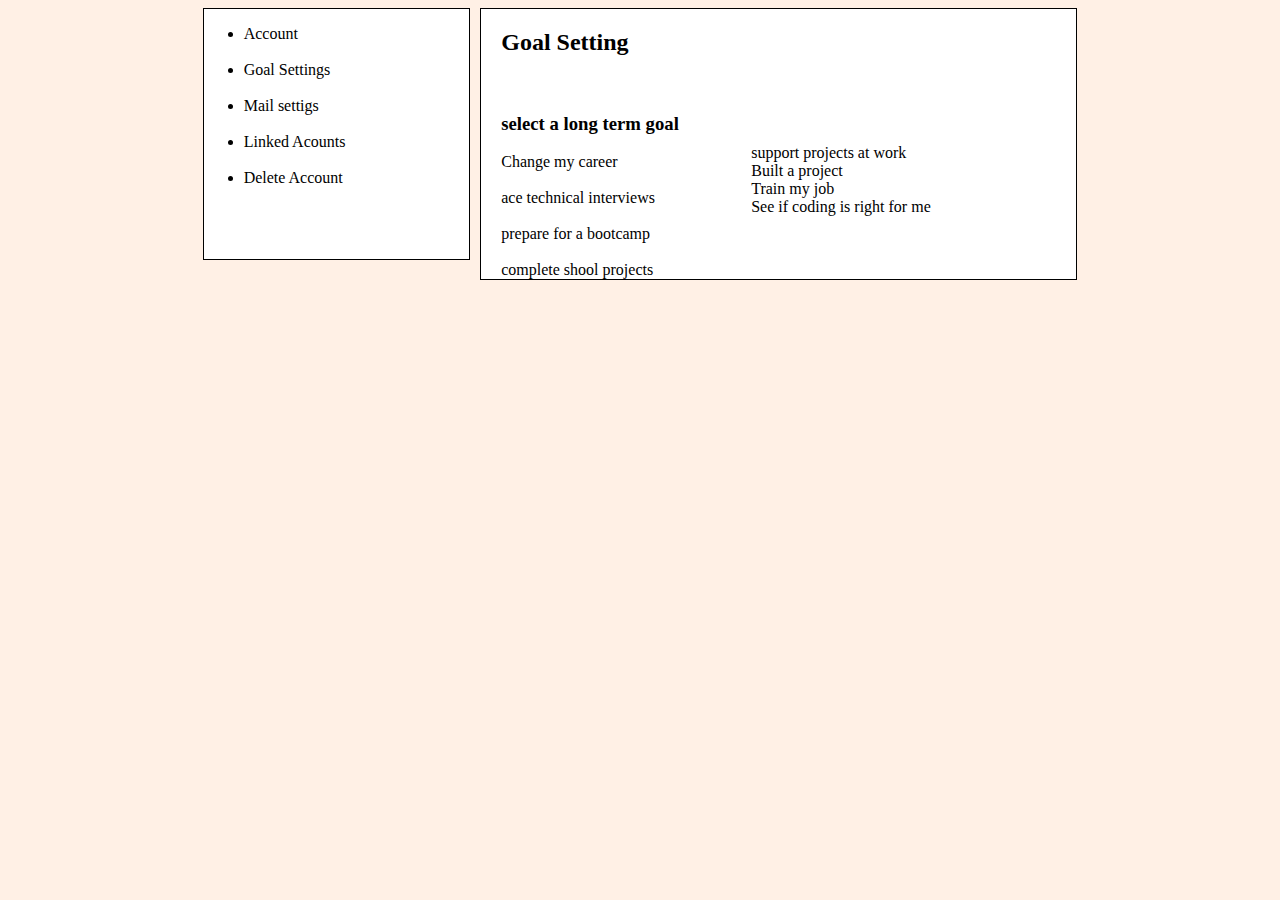
<file: codecanyon-web-tryphaine/codecanyon-web-tryphaine/index.html>
<!DOCTYPE html>
<html lang="en">
<head>
    <meta charset="UTF-8">
    <meta http-equiv="X-UA-Compatible" content="IE=edge">
    <meta name="viewport" content="width=device-width, initial-scale=1.0">
    <link rel="stylesheet" href="style.css">
    <title>Document</title>
</head>
<body>
    <div class="parent">
        <div class="enfant1">
            <ul>
                <li>Account</li><br>
                <li><span>Goal Settings</span></li><br>
                <li>Mail settigs</li><br>
                <li>Linked Acounts</li><br>
                <li>Delete Account</li><br>
            </ul>
        </div>
        <div class="enfant2">
            <div class="petit-enfant1"> <h2>Goal Setting </h2><br>
                <h3>select a long term goal</h3>
                <div class="circle"></div>
                <span>Change my career</span><br><br>
                <div class="circle"></div>
                <span>ace technical interviews</span><br><br>
                <div class="circle"></div>
                <span>prepare for a bootcamp</span><br><br>
                <div class="circle"></div>
                <span>complete shool projects</span>
            </div>
            <div class="petit-enfant2">
                <div class="circle"></div>
                <span>support projects at work</span><br>
                <div class="circle"></div>
                <span>Built a project</span>
                <div class="circle"></div>
                <span>Train my job</span>
                <div class="circle"></div>
                <span>See if coding is right for me</span>
            </div>
        </div>
        

    </div>
    
    
</body>
</html>
</file>
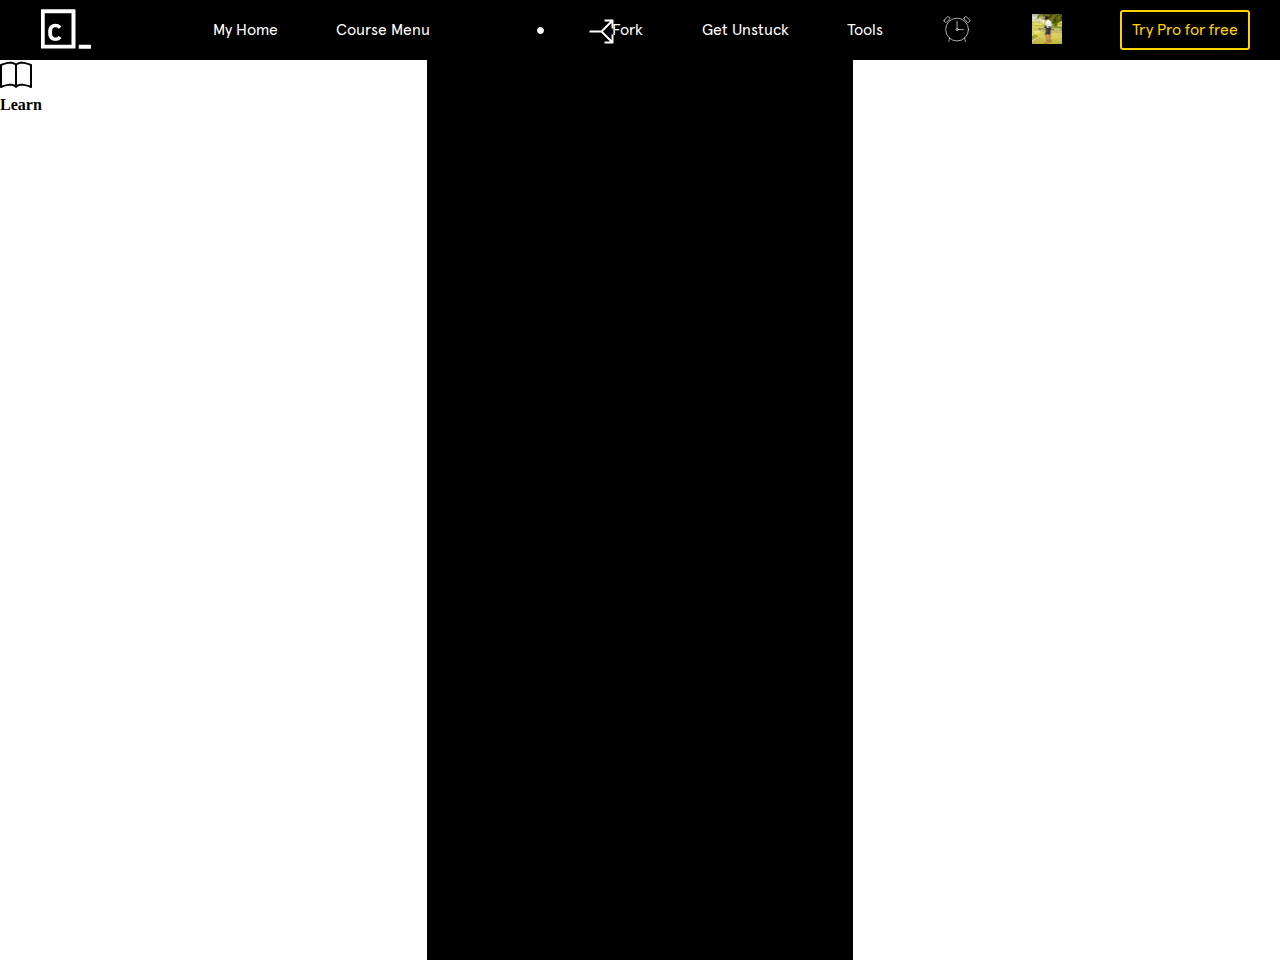
<file: codecanyon-web-back_office_web/codecanyon-web-back_office_web/resume-learning.html>
<!DOCTYPE html>
<html lang="en">
<head>
    <meta charset="UTF-8">
    <meta http-equiv="X-UA-Compatible" content="IE=edge">
    <meta name="viewport" content="width=device-width, initial-scale=1.0">
    <link rel="stylesheet" href="resume-learning.css">
    <title>Resume Learning</title>
</head>
<body>
    <nav>
        <!-- <div class="nav-container"> -->
            <img src="./code-logo.png" alt="">
            <div class="row"></div>
            <div class="home">My Home</div>
            <div class="course-menu"> Course Menu</div>
        <!--</div> -->
        <!-- <div class="nav-container2"> -->
            <div class="dash"></div>
            <div class="f_icon"><svg xmlns="http://www.w3.org/2000/svg" xmlns:xlink="http://www.w3.org/1999/xlink" aria-hidden="true" role="img" class="iconify iconify--carbon" width="32" height="32" preserveAspectRatio="xMidYMid meet" viewBox="0 0 32 32"><path fill="currentColor" d="M6 13V7.414l9 9V28h2V16.414l9-9V13h2V4h-9v2h5.586L16 14.586L7.414 6H13V4H4v9h2z"></path></svg></div>
            <div class="fork">Fork</div>
            <div class="get_unstuck">Get Unstuck</div>
            <div class="tools">Tools</div>
            <div class='clock'><svg xmlns="http://www.w3.org/2000/svg" xmlns:xlink="http://www.w3.org/1999/xlink" aria-hidden="true" role="img" class="iconify iconify--arcticons" width="32" height="32" preserveAspectRatio="xMidYMid meet" viewBox="0 0 48 48"><rect width="9.25" height="4.62" x="4.41" y="7.52" fill="none" stroke="currentColor" stroke-linecap="round" stroke-linejoin="round" rx=".92" transform="rotate(-44.72 9.028 9.839)"></rect><rect width="4.62" height="9.25" x="36.66" y="5.21" fill="none" stroke="currentColor" stroke-linecap="round" stroke-linejoin="round" rx=".92" transform="rotate(-45.28 38.976 9.838)"></rect><circle cx="24.1" cy="24.84" r="17.11" fill="none" stroke="currentColor" stroke-linecap="round" stroke-linejoin="round"></circle><path fill="none" stroke="currentColor" stroke-linecap="round" stroke-linejoin="round" d="m12.88 37.76l-1.18 4.92m23.62-4.92l1.18 4.92"></path><circle cx="24.1" cy="24.84" r="1.63" fill="none" stroke="currentColor" stroke-linecap="round" stroke-linejoin="round"></circle><path fill="none" stroke="currentColor" stroke-linecap="round" stroke-linejoin="round" d="M24.1 12.28v10.93m1.64 1.63h7.84"></path></svg></div>
            <div class="profil"><img src="./josephine.png" alt=""></div>
            <div class="trypro">Try Pro for free</div>
        <!-- </div> -->
            
    </nav>

    <main>
        <div id="container">
            <div class="block1">
               <div class="mini-nav">
                <svg xmlns="http://www.w3.org/2000/svg" xmlns:xlink="http://www.w3.org/1999/xlink" aria-hidden="true" role="img" class="iconify iconify--bi" width="32" height="32" preserveAspectRatio="xMidYMid meet" viewBox="0 0 16 16"><path fill="currentColor" d="M1 2.828c.885-.37 2.154-.769 3.388-.893c1.33-.134 2.458.063 3.112.752v9.746c-.935-.53-2.12-.603-3.213-.493c-1.18.12-2.37.461-3.287.811V2.828zm7.5-.141c.654-.689 1.782-.886 3.112-.752c1.234.124 2.503.523 3.388.893v9.923c-.918-.35-2.107-.692-3.287-.81c-1.094-.111-2.278-.039-3.213.492V2.687zM8 1.783C7.015.936 5.587.81 4.287.94c-1.514.153-3.042.672-3.994 1.105A.5.5 0 0 0 0 2.5v11a.5.5 0 0 0 .707.455c.882-.4 2.303-.881 3.68-1.02c1.409-.142 2.59.087 3.223.877a.5.5 0 0 0 .78 0c.633-.79 1.814-1.019 3.222-.877c1.378.139 2.8.62 3.681 1.02A.5.5 0 0 0 16 13.5v-11a.5.5 0 0 0-.293-.455c-.952-.433-2.48-.952-3.994-1.105C10.413.809 8.985.936 8 1.783z"></path></svg>
                <h4>Learn</h4>
               </div> 
            </div>
            <div class="block2">

            </div>
            <div class="block3">

            </div>
        </div>
    </main>


    
</body>
</html>
</file>
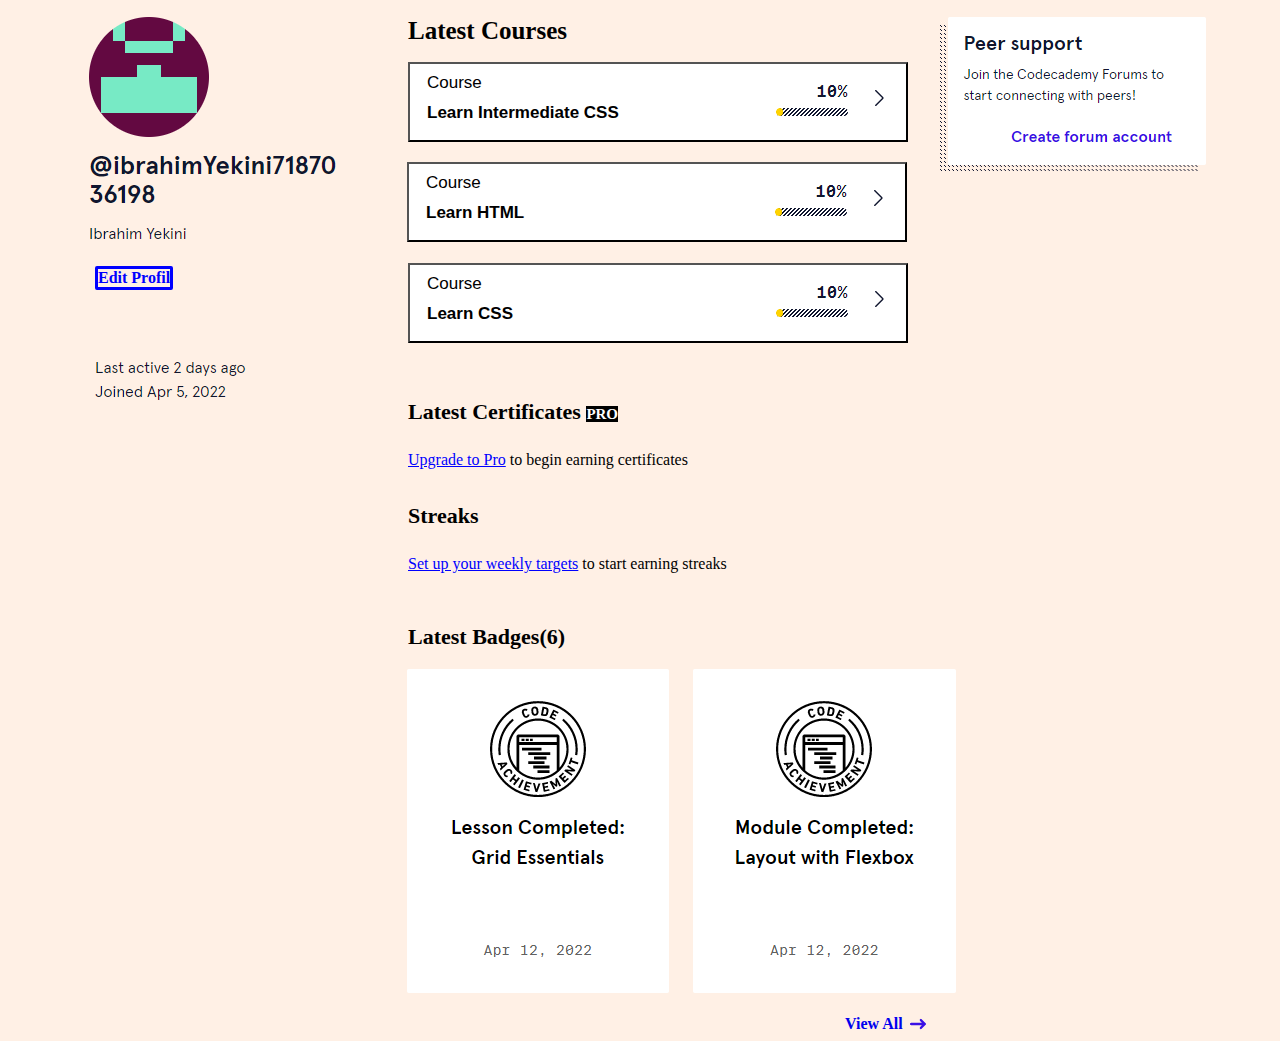
<file: codecanyon-web-ibrahim/codecanyon-web-ibrahim/profils.html>
<!DOCTYPE html>
<html lang="en">
<head>
    <meta charset="UTF-8">
    <link rel="stylesheet" href="profils.css">
    <meta http-equiv="X-UA-Compatible" content="IE=edge">
    <meta name="viewport" content="width=device-width, initial-scale=1.0">
    <title>pageprofils</title>
</head>
<body>

    <h1 class="h1">Latest Courses <br></h1>
        <button class="intermediatecss">
        <h1 class="h2">Course <br></h1>
        <h1 class="h3">Learn Intermediate CSS</h1>
        <img  class="évolution1" src="evolution.PNG" alt="évolution de la progression">
        </button>
        <button class="learnhtml">
        <h1 class="h4">Course <br></h1>
        <h1 class="h5">Learn HTML</h1>
        <img  class="évolution2" src="evolution.PNG" alt="évolution de la progression">
        </button>

        <button class="learncss">
        <h1 class="h6">Course <br></h1>
        <h1 class="h7">Learn CSS</h1>
        <img  class="évolution3" src="evolution.PNG" alt="évolution de la progression">
        </button>
    <div class="div1">
        <img class="stickers1" src="stickers.PNG" alt="avatar de quelqu'un ">
        <p class="p1">Edit Profil</p>
        <img class="info1" src="infoprofil.PNG" alt="information de date sur le profil">
        <img class="info2" src="capture1.PNG" alt="créer votre compte">
    </div>
    <h1 class="h8">Latest Certificates <span class="span1">PRO</span></h1>
    <p class="p2"><span class="span2">Upgrade to Pro</span> to begin earning certificates <br> <br></p>
    <h1 class="h9">Streaks</h1>
    <p class="p3"><span class="span3">Set up your weekly targets</span>  to start earning streaks</p>
    <h1 class="h10">Latest Badges(6)</h1>
    <img class="img1" src="Capture2.PNG" alt="certificats">
    <a href="View All.html" class="a1">View All <img src="Capture3.PNG" class="img2" alt="flèche"></a>
</body>
</html>
</file>
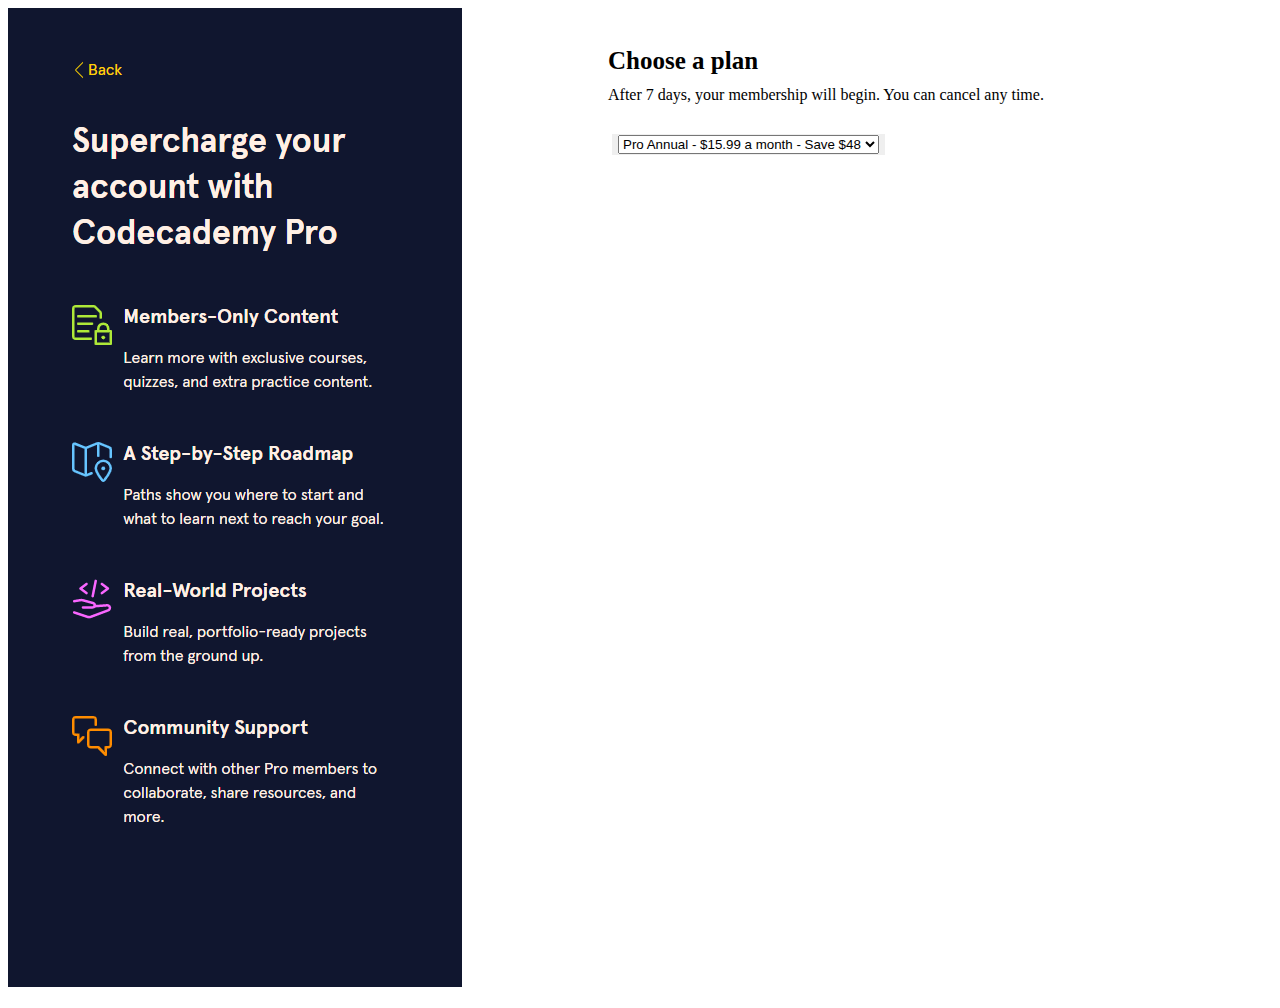
<file: codecanyon-web-ibrahim/codecanyon-web-ibrahim/tryproforfree.html>
<!DOCTYPE html>
<html lang="en">
<head>
    <meta charset="UTF-8">
    <link rel="stylesheet" href="tryproforfree.css">
    <meta http-equiv="X-UA-Compatible" content="IE=edge">
    <meta name="viewport" content="width=device-width, initial-scale=1.0">
    <title>Document</title>
</head>
<body>
      <img class="capture8" src="Capture8.PNG" alt="en bleu">
      <div class="div1">
          <h1>Choose a plan</h1>
          <p class="p1">After 7 days, your membership will begin. You can cancel any time.</p>
          <button class="button1">
              <select>
                <option>Pro Annual - $15.99 a month - Save $48</option>
                <option>Pro Monthly - $19.99 a month</option>
              </select>
          </button>  
      </div>
</body>
</html>
</file>
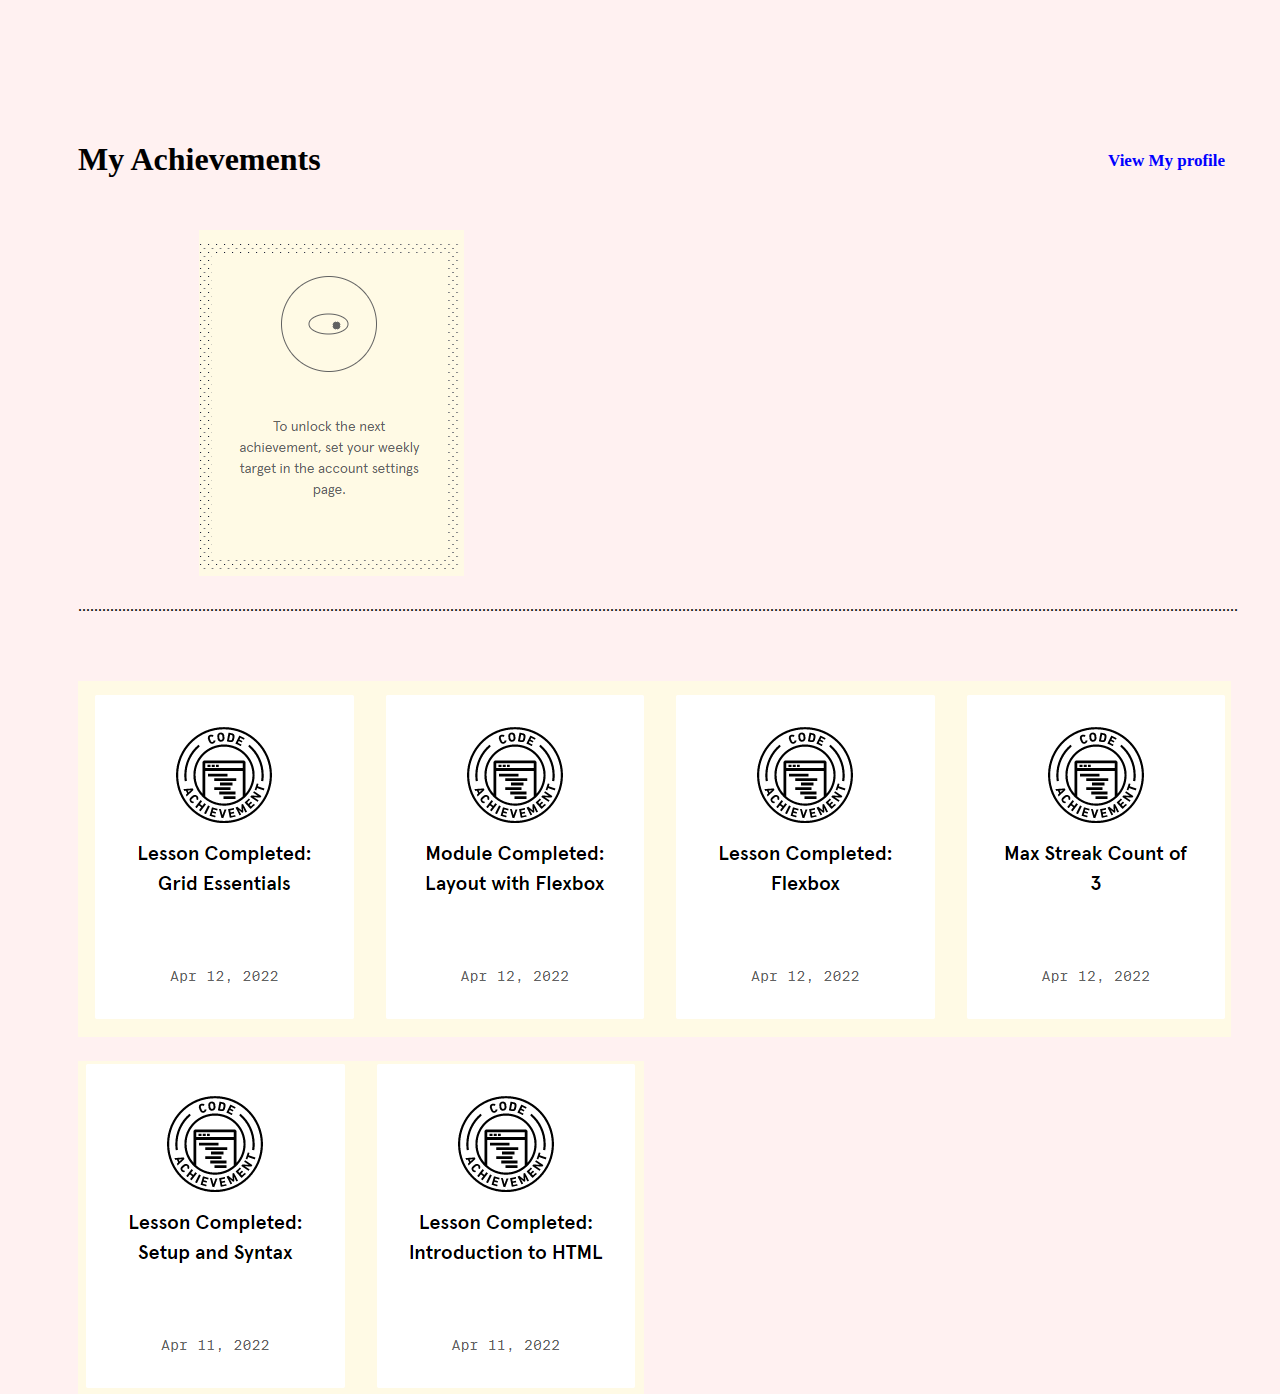
<file: codecanyon-web-ibrahim/codecanyon-web-ibrahim/View All.html>
<!DOCTYPE html>
<html lang="en">
<head>
    <meta charset="UTF-8">
    <link rel="stylesheet" href="View All.css">
    <meta http-equiv="X-UA-Compatible" content="IE=edge">
    <meta name="viewport" content="width=device-width, initial-scale=1.0">
    <title>achivement</title>
</head>
<body>
    <h1  class="h11">My Achievements</h1>
    <a class="a1" href="profils.html">View My profile</a>
    <img src="Capture4.PNG" class="img4" alt="account">
    <p class="p3">..................................................................................................................................................................................................................................................................................................</p>
    <img class="img6" src="Capture6.PNG" alt="certificates">
    <img class="img7" src="Capture7.PNG" alt="certificates">
</body>
</html>
</file>
<file: codecanyon-web-tryphaine/codecanyon-web-tryphaine/style.css>
/* .parent{
    padding: 0;
    margin: 0;
    display: grid;
    background-color: #fff0e5;
    grid-template-columns: 1fr 1fr;
    height: 600px;
    width: 1350px;
}
.enfant1{
    height: 300px;
    width: 200px;
    border: 1px solid black ;
    background-color: aliceblue;
    position: absolute;
    left: 250px;
    
    
}
.a1{
    font-family: 'Franklin Gothic Medium', 'Arial Narrow', Arial, sans-serif;
}

.enfant2{
    height: 500px;
    width:500px ;
    border: 1px solid black;
    background-color: aliceblue;
    position: absolute;
    left: 500px;

    
}

.circle1:hover{
    border:1px solid blue;
}
li{
    list-style: none;
    }
.ul{
    justify-content: space-between;
}

.circle2:hover{
    border:1px solid blue;
}
.circle3,.circle1,.circle2{
    width: 20px;
    height: 20px;
    border-radius: 50%;
    border:1px solid black;
    display: inline-block;
    position:relative;
    top:9px;
}
.circle2:hover{
    border:1px solid blue;
}
.span1{
    font-weight: 300;
} */
body{
    background-color: #fff0e5;
}
.parent{
    width: 70%;
    
    display:flex;
    justify-content: space-around;
    margin:0 auto;
}
.enfant1{
    width: 30%;
    border:1px solid black;
    height: 250px;
    background-color: #fff;
}
.enfant2{
    border:1px solid black;
    width: 65%;
    background-color: #fff;
    display: flex;
    position:relative;
    padding-left:20px;
    
}
.petit-enfant2{
    margin-left: 120px;
    position:absolute;
    top:50%;
    left: 150px;
}
</file>
<file: codecanyon-web-back_office_web/codecanyon-web-back_office_web/resume-learning.css>
@font-face {
    font-family:'apercu';
    src: url('./fontcodecademy/apercu-regular-pro.woff');
}

*
{
    margin: 0;
    padding: 0;
    box-sizing: border-box;
}

nav
{
    background-color: black;
    color: white;
    display: flex;
    justify-content: space-between;
    align-items: center;
    font-family: 'apercu';
    height: 60px;
    padding: 30px;
    font-size:medium
}

nav div 
{
    cursor: pointer;
}

nav :hover
{
    color: gold;
}

nav .trypro
{
    border: 2px solid rgb(255, 211, 0);
    padding: 10px;
    color: rgb(255, 211, 0);
    border-radius: 3px;

}

.dash
{
    height: 7px;
    width: 7px;
    border: 1px solid white;
    background-color: white;
    border-radius: 50%;
    position: relative;
    left: 4%;
    line-height: 60px ;

}

.f_icon
{
    width: 0px;
    height: 5px;
    transform: rotate(90deg);
    position: relative;
    left: 5%;
    bottom: 15px;
}

.clock svg 
{

}

.profil img
{
    width: 30px;
    height:30px;
    line-height: 70px;
}

#container
{
    display: flex;
    
    
    
}


.block1
{
    background-color: white;
    width: 33.33%;
    height: 100vh;
    border: 1px soild black;
    
}

/* .block2
{
    background-color:black;
    width:33.33%;
    height: 100vh;
    border: 1px soild black;
 
} */

.block3
{
    background-color: black; 
    width:33.33%;
    height: 100vh;
    border: 1px soild white;

}

.mini-nav svg
{

}
</file>
<file: codecanyon-web-ibrahim/codecanyon-web-ibrahim/profils.css>
body{
    background-color:rgb(255, 240, 229);
}

.intermediatecss{
    width: 500px;
    height: 80px;
    position:relative;
    background-color: white;
    left:400px; 
}

.h1{
    font-size: 25px;
    position: relative;
    left: 400px;
    width:15%;
}
.h2{
    font-size: 17px;
    position:absolute;
    bottom: 35px;
    left:17px;
    font-weight: normal;

}

.h3{
    font-size: 17px;
    position:absolute;
    bottom: 5px;
    left:17px;
    font-weight: bold;

}.évolution1{
    position:absolute;
    left:350px;
    bottom:15px;
}


.learnhtml{
    position:relative;
    top:150px;
    width: 500px;
    height: 80px;
    background-color: white;
    right: 105px;
    top:100px;
}

.h4{
    font-size: 17px;
    position:absolute;
    bottom: 35px;
    left:17px;
    font-weight:none;
    font-weight: normal;
}

.h5{
    font-size: 17px;
    position:absolute;
    bottom: 5px;
    left:17px;
    font-weight: bold;
}

.h6{
    font-size: 17px;
    position:absolute;
    bottom: 35px;
    left:17px;
    font-weight: normal;
}

.h7{
    font-size: 17px;
    position:absolute;
    bottom: 5px;
    left:17px;
    font-weight: bold;
}

.évolution2{
    position:absolute;
    bottom:15px;
    left:350px;
}

.learncss{
    position:relative;
    top:120px;
    width: 500px;
    height: 80px;
    background-color: white;
    left:400px;
}

.évolution3{
    position:absolute;
    bottom:15px;
    left:350px;
}

.stickers1{
    position:relative;
    left:15px;
    bottom:210px;
}

.info1{
    position:absolute;
    top:350px;
    left: 90px;
}

.p1{
    position:absolute;
    color: blue;
    border: 3px solid blue;
    border-radius: 2px;
    top:250px;
    left: 95px;
    font-weight: bold;
}

.p1:hover{
    background-color:rgba(128, 128, 128, 0.555);
}

.info2{
    position: relative;
    bottom: 280px;
    left:600px;
}

.h8{
    position: relative;
    bottom: 80px;
    left:400px;
    width: 20%;
    font-size: 22px;
}

.span1{
    background-color: black;
    color:white;
    font-size: 15px;
}

.p2{
    position: relative;
    bottom: 70px;
    left:400px;
    width: 30%;
    font-size: 16px;
}

.span2{
    text-decoration: underline;
    color: blue;
}

.span2:hover{
    color: blue;
    text-decoration: none;
}

.h9{
    position: relative;
    bottom: 70px;
    left:400px;
    width: 30%;
    font-size: 22px;
    font-weight: bold; 
}

.p3{
    position: relative;
    bottom: 60px;
    left:400px;
    width: 30%;
    font-size: 16px;
}

.span3{
    text-decoration: underline;
    color:blue
}

.span3:hover{
    color: blue;
    text-decoration: none;
}

.h10{
    position: relative;
    bottom: 25px;
    left:400px;
    width: 30%;
    font-size: 22px;
    font-weight: bold;
}

.img1{
    position: relative;
    bottom: 25px;
    left:373px;
}

.a1{
    position: relative;
    left:250px;
    font-weight: bold;
    text-decoration: none;
}

.img2{
    position: relative;
    top: 10px;
}

.a1:hover{
    background-color: rgba(128, 128, 128, 0.705);
}
</file>
<file: codecanyon-web-ibrahim/codecanyon-web-ibrahim/tryproforfree.css>
.div1{
    position: relative;
    left:600px;
    bottom:970px;
    width: 50%;
}

h1{
    position: absolute;
    font-size: 25px;
}

p{
    position: absolute;
    top:40px;
}

.button1{
    position: absolute;
    top:100px; 
    border: solid 4px white;
}
</file>
<file: codecanyon-web-ibrahim/codecanyon-web-ibrahim/View All.css>
.h11{
    position: relative;
    top: 120px;
    left:70px;
    width:20%   
}


.img4{
    position: relative;
    top:150px;
    left:70px;
}

body{
    background-color:rgb(255, 241, 241);
}
.p3{
    position: relative;
    top:150px;
    left:70px;
    width:30%;
}

.img6{
    position: relative;
    top:200px;
    left:70px;
}

.img7{
    position: relative;
    top:220px;
    left:70px;
}

.a1{
    color:blue;
    text-decoration: none;
    position: relative;
    bottom:260px;
    left:1100px;
    font-weight: bold;
    font-size: 17px;
}

.a1:hover{
    background-color: gainsboro;
}
</file>
